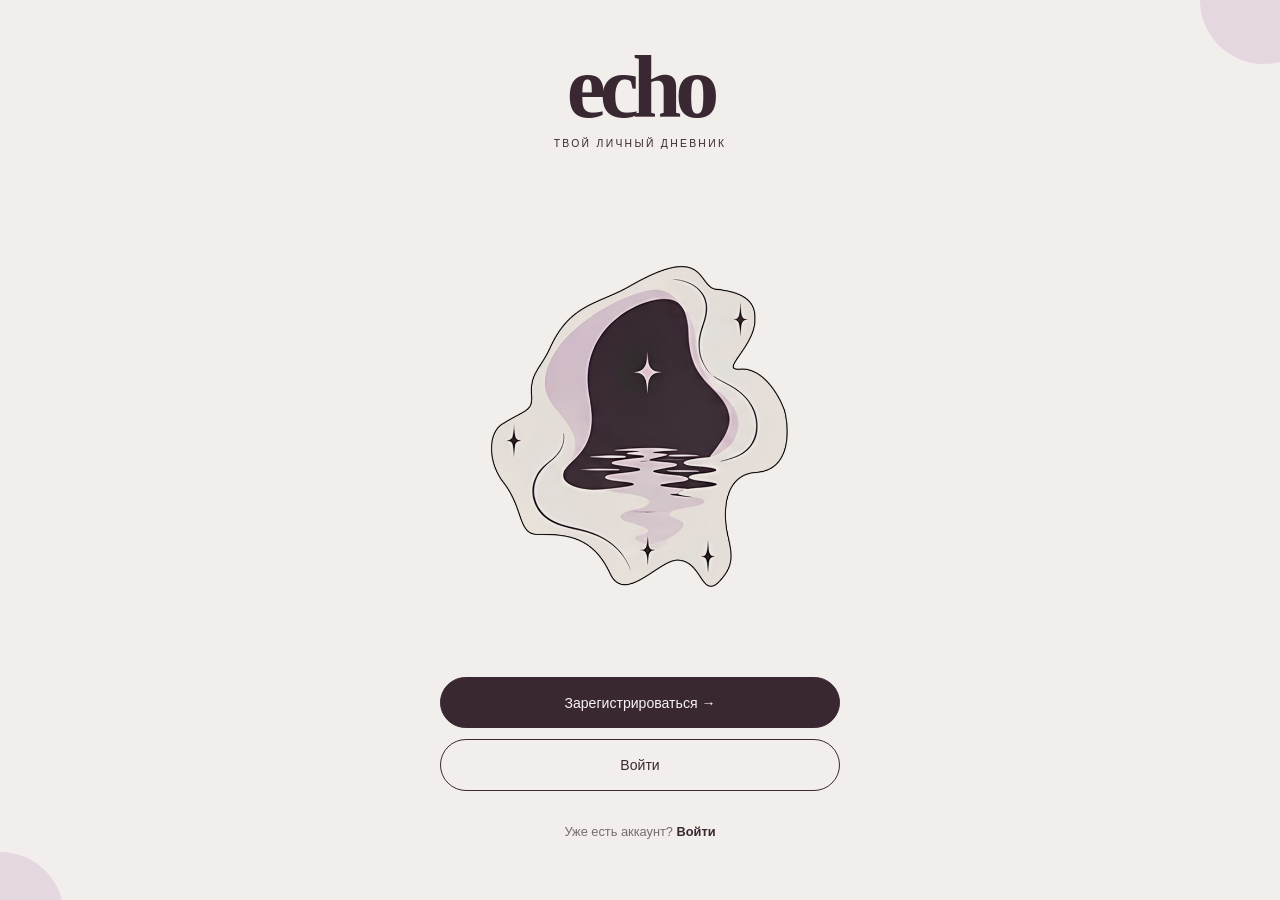
<file: index.html>
<!DOCTYPE html>
<html lang="ru">

<head>
  <meta charset="UTF-8">
  <meta name="viewport" content="width=device-width, initial-scale=1.0, maximum-scale=1.0, user-scalable=no">
  <title>Echo — твой личный дневник</title>
  <link rel="stylesheet" href="css/style.min.css">
</head>

<body>
  <main class="welcome">
    <div class="corner corner-top"></div>
    <div class="corner corner-bottom"></div>

    <header class="brand">
      <h1>echo</h1>
      <p>ТВОЙ ЛИЧНЫЙ ДНЕВНИК</p>
    </header>

    <img class="welcome-art" src="assets/echo-illustration.png" alt="Иллюстрация Echo">

    <nav class="welcome-actions">
      <a class="button button-primary" href="register.html">Зарегистрироваться →</a>
      <a class="button button-outline" href="login.html">Войти</a>
      <p class="small-link">Уже есть аккаунт? <a href="login.html">Войти</a></p>
    </nav>
  </main>
</body>

</html>
</file>
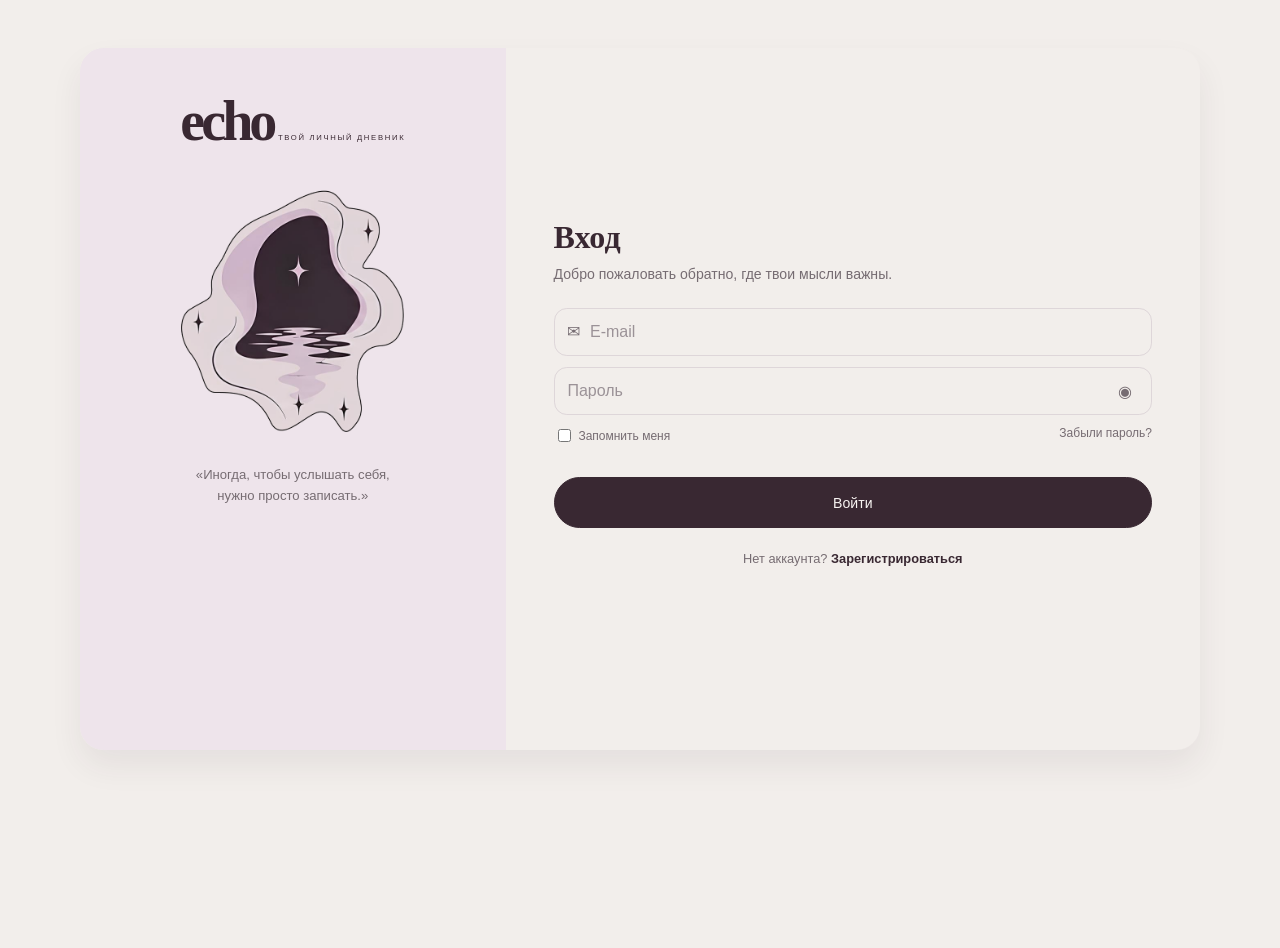
<file: login.html>
<!DOCTYPE html>
<html lang="ru">

<head>
  <meta charset="UTF-8">
  <meta name="viewport" content="width=device-width, initial-scale=1.0, maximum-scale=1.0, user-scalable=no">
  <title>Вход — Echo</title>
  <link rel="stylesheet" href="css/style.min.css">
  <script src="js/app.min.js" defer></script>
</head>

<body>
  <main class="auth-layout">
    <aside class="auth-aside">
      <a class="brand brand-small" href="index.html">
        <span class="brand-name">echo</span>
        <span class="brand-subtitle">ТВОЙ ЛИЧНЫЙ ДНЕВНИК</span>
      </a>
      <img class="aside-art" src="assets/echo-illustration.png" alt="">
      <p class="quote">«Иногда, чтобы услышать себя, нужно просто записать.»</p>
    </aside>

    <section class="auth-content">
      <a class="back-link" href="index.html">← На главную</a>
      <h1>Вход</h1>
      <p class="intro">Добро пожаловать обратно, где твои мысли важны.</p>

      <form id="loginForm" novalidate>
        <label class="field">
          <span>✉</span>
          <input type="email" id="loginEmail" placeholder="E-mail" required>
        </label>

        <label class="field">

          <input type="password" id="loginPassword" placeholder="Пароль" required>
          <button class="toggle-password" type="button" data-target="loginPassword">◉</button>
        </label>

        <div class="form-options">
          <label class="remember">
            <input type="checkbox" id="rememberMe">
            Запомнить меня
          </label>
          <a href="#forgot" id="forgotLink">Забыли пароль?</a>
        </div>

        <p class="form-message" id="loginMessage"></p>
        <button class="button button-primary submit-button" type="submit">Войти</button>
      </form>

      <p class="switch-link">Нет аккаунта? <a href="register.html">Зарегистрироваться</a></p>
    </section>
  </main>
</body>

</html>
</file>
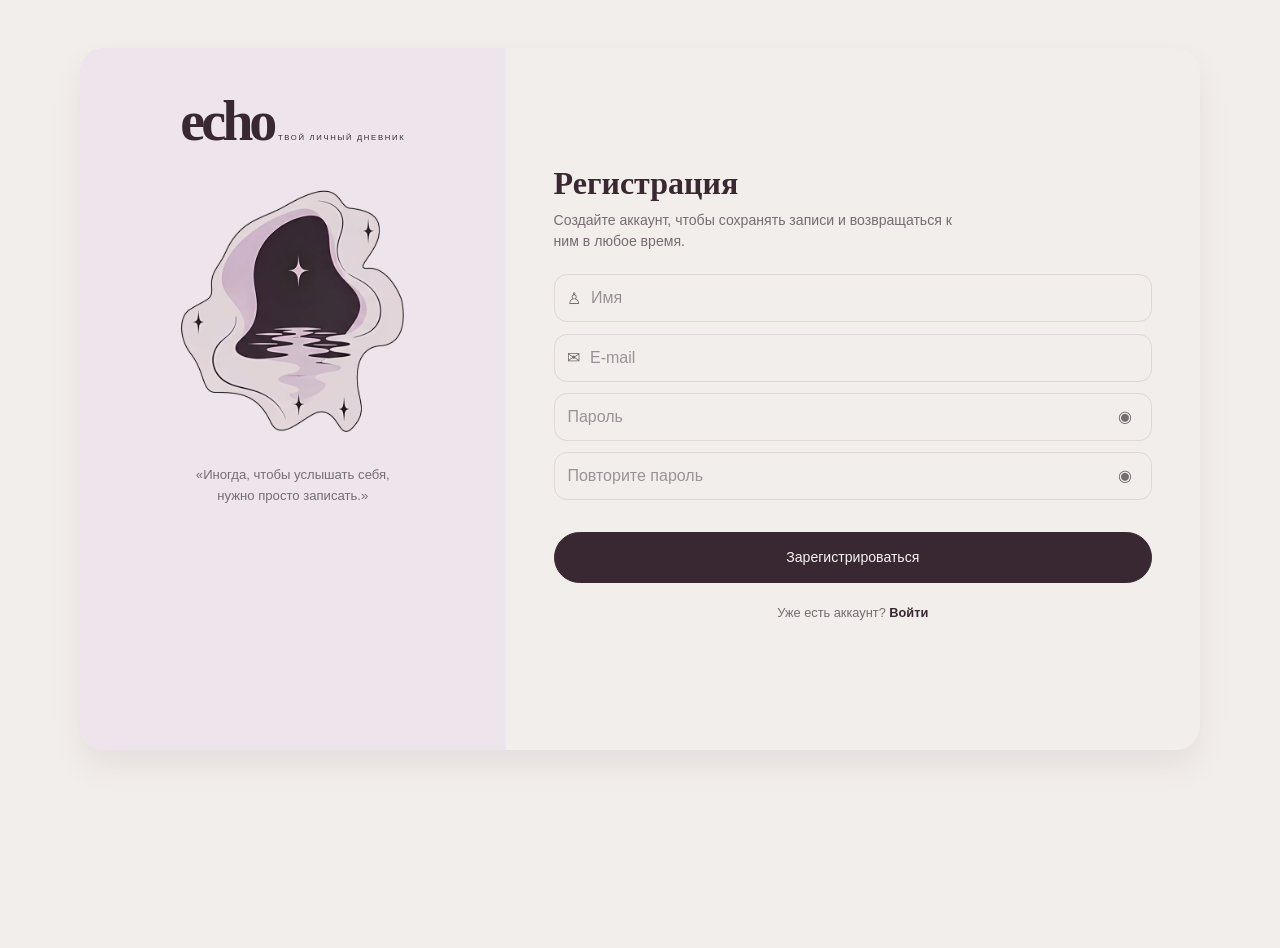
<file: register.html>
<!DOCTYPE html>
<html lang="ru">

<head>
  <meta charset="UTF-8">
  <meta name="viewport" content="width=device-width, initial-scale=1.0, maximum-scale=1.0, user-scalable=no">
  <title>Регистрация — Echo</title>
  <link rel="stylesheet" href="css/style.min.css">
  <script src="js/app.min.js" defer></script>
</head>

<body>
  <main class="auth-layout">
    <aside class="auth-aside">
      <a class="brand brand-small" href="index.html">
        <span class="brand-name">echo</span>
        <span class="brand-subtitle">ТВОЙ ЛИЧНЫЙ ДНЕВНИК</span>
      </a>
      <img class="aside-art" src="assets/echo-illustration.png" alt="">
      <p class="quote">«Иногда, чтобы услышать себя, нужно просто записать.»</p>
    </aside>

    <section class="auth-content">
      <a class="back-link" href="index.html">← На главную</a>
      <h1>Регистрация</h1>
      <p class="intro">Создайте аккаунт, чтобы сохранять записи и возвращаться к ним в любое время.</p>

      <form id="registerForm" novalidate>
        <label class="field">
          <span>♙</span>
          <input type="text" id="name" placeholder="Имя" required>
        </label>

        <label class="field">
          <span>✉</span>
          <input type="email" id="registerEmail" placeholder="E-mail" required>
        </label>

        <label class="field">
                    <input type="password" id="registerPassword" placeholder="Пароль" required>
          <button class="toggle-password" type="button" data-target="registerPassword">◉</button>
        </label>

        <label class="field">
   
          <input type="password" id="confirmPassword" placeholder="Повторите пароль" required>
          <button class="toggle-password" type="button" data-target="confirmPassword">◉</button>
        </label>

        <p class="form-message" id="registerMessage"></p>
        <button class="button button-primary submit-button" type="submit">Зарегистрироваться</button>
      </form>

      <p class="switch-link">Уже есть аккаунт? <a href="login.html">Войти</a></p>
    </section>
  </main>
</body>

</html>
</file>
<file: css/style.min.css>
*{box-sizing:border-box}body{margin:0;min-height:100vh;font-family:Arial,sans-serif;color:#392832;background:#f2eeeb}a{color:inherit;text-decoration:none}h1,p{margin-top:0}button,input{font:inherit}.welcome{min-height:100vh;max-width:34rem;margin:auto;padding:4rem 1.4rem 2rem;display:flex;flex-direction:column;align-items:center;justify-content:space-between;position:relative;overflow:hidden;border-radius:2rem}.brand{text-align:center;z-index:1}.brand h1,.brand-name{margin:0;font:bold clamp(4rem,16vw,5.5rem)/.9 Georgia,serif;letter-spacing:-.07em}.brand p,.brand-subtitle{margin-top:.7rem;font-size:.65rem;letter-spacing:.22em}.welcome-art{width:min(75%,17rem);height:auto;margin:1rem 0;mix-blend-mode:multiply}.welcome-actions{width:100%;max-width:25rem;display:flex;flex-direction:column;gap:.7rem;z-index:1}.button{display:flex;justify-content:center;align-items:center;min-height:3.2rem;padding:.8rem 1rem;border:1px solid #392832;border-radius:3rem;text-align:center;cursor:pointer;font-size:.88rem}.button-primary{color:#f8f4f2;background:#392832}.button-outline{background:transparent}.small-link,.switch-link{text-align:center;color:#766c72;font-size:.8rem;margin-top:1.4rem}.small-link a,.switch-link a{color:#392832;font-weight:bold}.corner{position:absolute;width:8rem;height:8rem;background:#e4d7e0;border-radius:50%}.corner-top{top:-4rem;right:-3rem}.corner-bottom{bottom:-5rem;left:-4rem}.auth-layout{min-height:100vh;max-width:34rem;margin:auto;display:flex;flex-direction:column;background:#f2eeeb}.auth-aside{display:none}.auth-content{padding:2rem 1.5rem}.back-link{display:inline-block;margin-bottom:1.5rem;color:#766c72}.auth-content h1{margin-bottom:.5rem;font:600 2rem Georgia,serif}.intro{max-width:25rem;color:#766c72;font-size:.88rem;line-height:1.5;margin-bottom:1.4rem}#registerForm,#loginForm{display:flex;flex-direction:column;gap:.7rem}.field{display:flex;align-items:center;gap:.6rem;min-height:3rem;padding:0 .8rem;border:1px solid #ded6d9;border-radius:.8rem}.field span{color:#766c72}.field input{width:100%;min-width:0;padding:.8rem 0;border:0;outline:0;background:transparent}.field input::placeholder{color:#9b9297}.toggle-password{border:0;background:transparent;color:#766c72;cursor:pointer}.submit-button{width:100%;margin-top:.4rem}.form-message{min-height:.2rem;margin:0;color:#9a334b;font-size:.82rem}.form-message.success{color:#386d53}.form-options{display:flex;justify-content:space-between;gap:.5rem;color:#766c72;font-size:.75rem}.remember{display:flex;align-items:center;gap:.3rem}@media (min-width:768px){.welcome{max-width:none;border-radius:0;padding:3rem}.welcome-art{width:min(30vw,20rem)}.auth-layout{max-width:70rem;min-height:78vh;margin:3rem auto;flex-direction:row;border-radius:1.5rem;overflow:hidden;box-shadow:0 1rem 2rem #39283212}.auth-aside{display:flex;flex:0 0 38%;flex-direction:column;align-items:center;padding:3rem 2rem;background:#eee4eb;text-align:center}.brand-name{font-size:3.5rem}.brand-subtitle{font-size:.48rem}.aside-art{width:min(80%,15rem);margin:2rem 0;mix-blend-mode:multiply}.quote{max-width:14rem;color:#766c72;font-size:.82rem;line-height:1.6}.auth-content{flex:1;padding:3rem;align-self:center;width:0}.back-link{display:none}}
</file>
